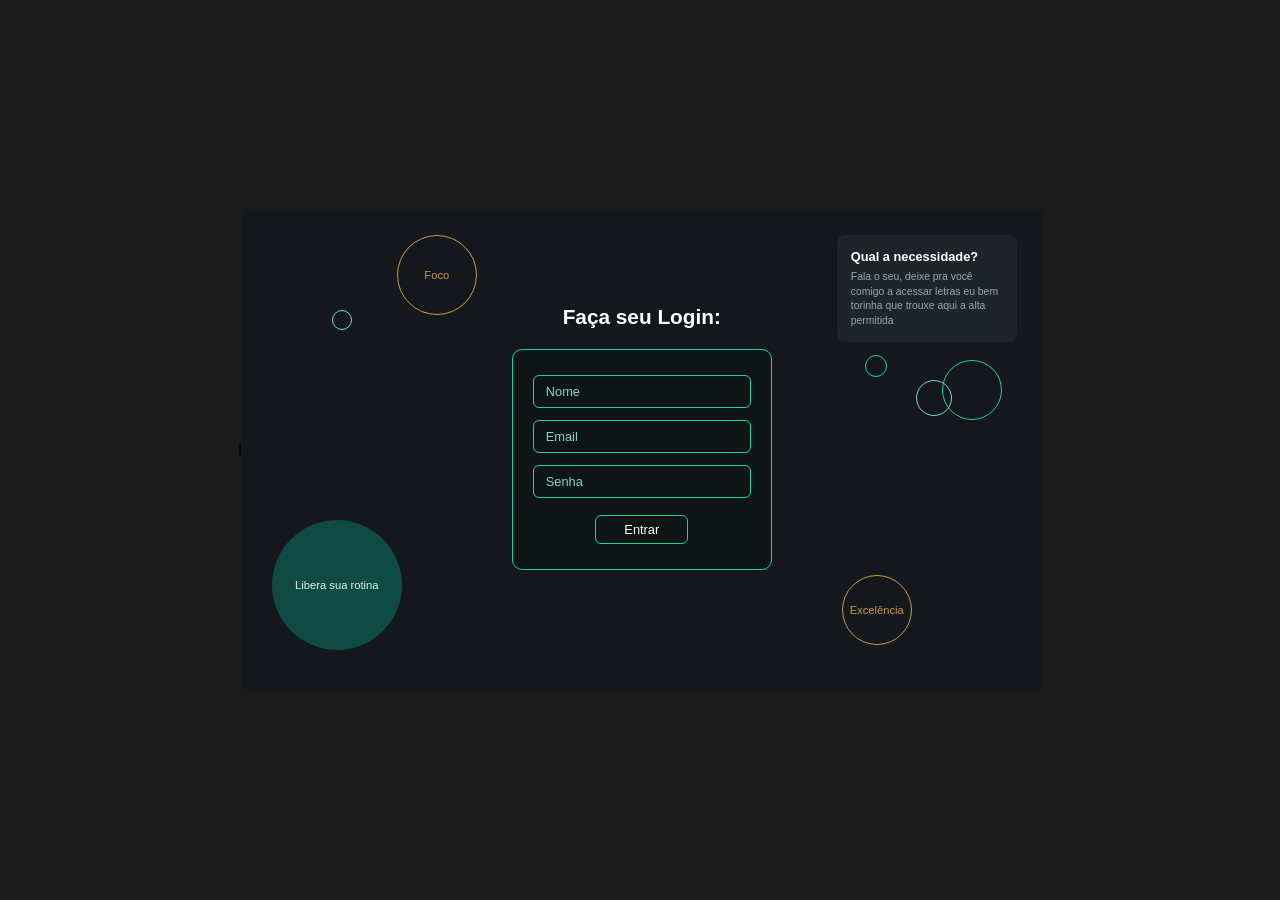
<file: index.html>
l
<!DOCTYPE html>
<html lang="pt-br">
<head>
    <meta charset="UTF-8">
    <meta name="viewport" content="width=device-width, initial-scale=1.0">
    <title>Faça seu Login</title>
    <link rel="stylesheet" href="index.css">
</head>
<body>

    <div class="frame">

       
        <div class="caixa-necessidade">
            <h3>Qual a necessidade?</h3>
            <p>Fala o seu, deixe pra você comigo a acessar letras eu bem torinha que trouxe aqui a alta permitida</p>
        </div>

        
        <div class="circulo circulo-foco">
            <span>Foco</span>
        </div>
        <span class="circulo circulo-pequeno-1"></span>
        <span class="circulo circulo-pequeno-2"></span>
        <span class="circulo circulo-pequeno-3"></span>
        <span class="circulo circulo-pequeno-4"></span>

        <div class="circulo circulo-libertacao">
            <span>Libera sua rotina</span>
        </div>

        <div class="circulo circulo-excelencia">
            <span>Excelência</span>
        </div>

        <h1 class="titulo">Faça seu Login:</h1>

        <div class="card-login">
            <form class="form-login">
                <input type="text" name="nome" placeholder="Nome">
                <input type="email" name="email" placeholder="Email">
                <input type="password" name="senha" placeholder="Senha">
                <button type="submit" class="btn-entrar">Entrar</button>
            </form>
        </div>

    </div>
    <script>
        const formLogin = document.querySelector('.form-login');
    
        formLogin.addEventListener('submit', function(e) {
            e.preventDefault(); 
    
            const nome = formLogin.nome.value.trim();
            const email = formLogin.email.value.trim();
            const senha = formLogin.senha.value.trim();
    
            if (!nome || !email || !senha) {
                alert('Preencha todos os campos.');
                return;
            }
    
            
            localStorage.setItem('usuarioNome', nome);
    
            window.location.href = 'dashboard.html';
        });
    </script>
</body>
</html>
</file>
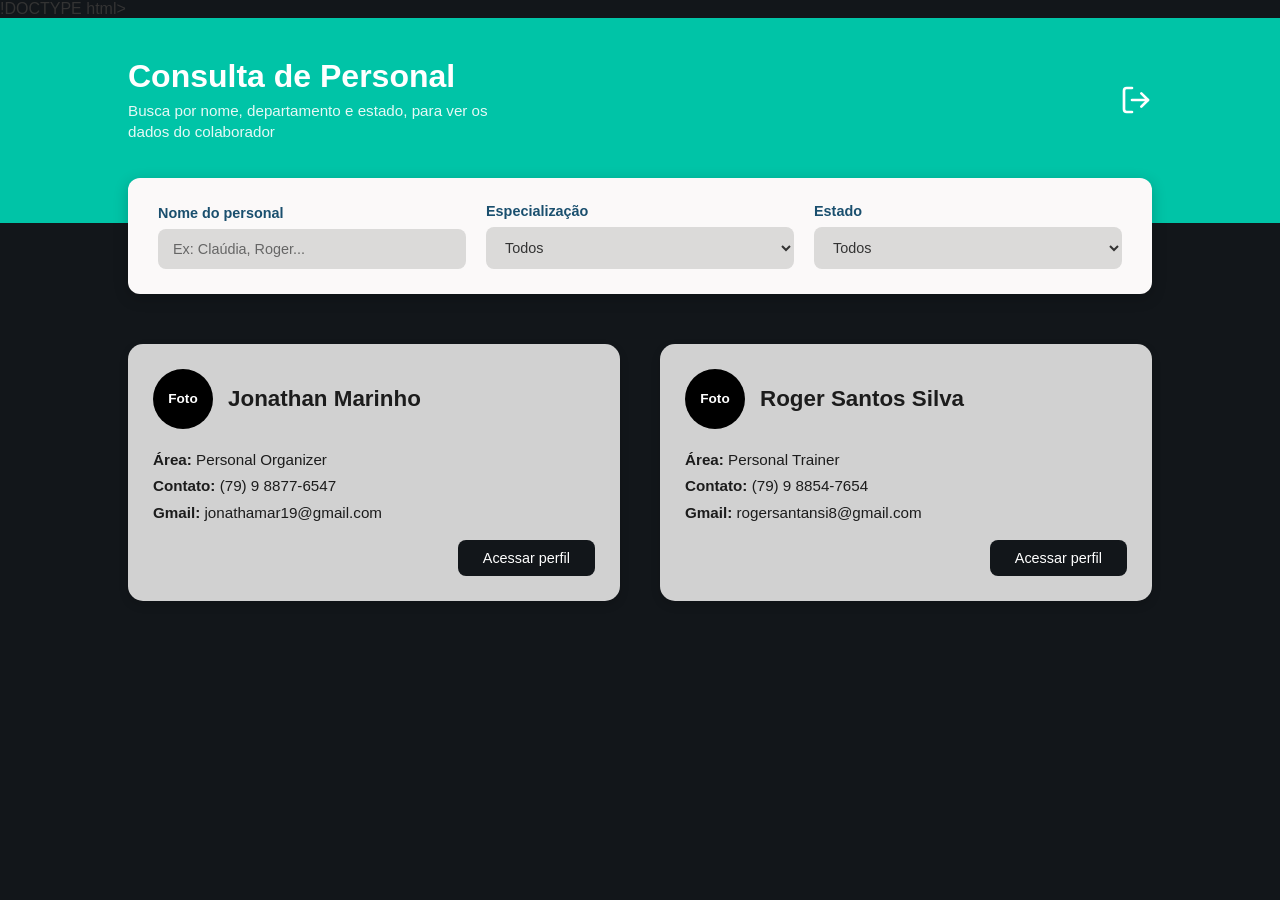
<file: consulta.html>
!DOCTYPE html>
<html lang="pt-br">
<head>
    <meta charset="UTF-8">
    <meta name="viewport" content="width=device-width, initial-scale=1.0">
    <title>Consulta de Personal</title>
    <link rel="stylesheet" href="consulta.css">
</head>
<body>

    <header class="header-consulta">
        <div class="header-texto">
            <h1>Consulta de Personal</h1>
            <p>Busca por nome, departamento e estado, para ver os dados do colaborador</p>
        </div>
        <a href="cadastro.html" class="botao-sair" title="Voltar ao cadastro">
            <svg xmlns="http://www.w3.org/2000/svg" width="32" height="32" viewBox="0 0 24 24" fill="none" stroke="currentColor" stroke-width="2" stroke-linecap="round" stroke-linejoin="round"><path d="M9 21H5a2 2 0 0 1-2-2V5a2 2 0 0 1 2-2h4"></path><polyline points="16 17 21 12 16 7"></polyline><line x1="21" y1="12" x2="9" y2="12"></line></svg>
        </a>
    </header>

    <section class="filtros-container">
        <div class="filtro-grupo">
            <label for="filtroNome">Nome do personal</label>
            <input type="text" id="filtroNome" placeholder="Ex: Claúdia, Roger...">
        </div>
        <div class="filtro-grupo">
            <label for="filtroEspecializacao">Especialização</label>
            <div class="select-wrapper">
                <select id="filtroEspecializacao">
                    <option value="todos">Todos</option>
                </select>
            </div>
        </div>
        <div class="filtro-grupo">
            <label for="filtroEstado">Estado</label>
            <div class="select-wrapper">
                <select id="filtroEstado">
                    <option value="todos">Todos</option>
                </select>
            </div>
        </div>
    </section>

    <main class="container-cards" id="listaPersonals">
        <div class="card">
            <div class="card-conteudo">
                <div class="card-header">
                    <div class="foto-perfil">Foto</div>
                    <h2>Jonathan Marinho</h2>
                </div>
                <div class="card-body">
                    <p><strong>Área:</strong> Personal Organizer</p>
                    <p><strong>Contato:</strong> (79) 9 8877-6547</p>
                    <p><strong>Gmail:</strong> jonathamar19@gmail.com</p>
                </div>
            </div>
            <button class="btn-perfil"
                data-nome="Jonathan Marinho"
                data-nicho="Personal Organizer"
                data-contato="(79) 9 8877-6547"
                data-email="jonathamar19@gmail.com">
                Acessar perfil
            </button>
        </div>

        <div class="card">
            <div class="card-conteudo">
                <div class="card-header">
                    <div class="foto-perfil">Foto</div>
                    <h2>Roger Santos Silva</h2>
                </div>
                <div class="card-body">
                    <p><strong>Área:</strong> Personal Trainer</p>
                    <p><strong>Contato:</strong> (79) 9 8854-7654</p>
                    <p><strong>Gmail:</strong> rogersantansi8@gmail.com</p>
                </div>
            </div>
            <button class="btn-perfil"
                data-nome="Roger Santos Silva"
                data-nicho="Personal Trainer"
                data-contato="(79) 9 8854-7654"
                data-email="rogersantansi8@gmail.com">
                Acessar perfil
            </button>
        </div>
    </main>

    <script>
        document.addEventListener("DOMContentLoaded", () => {
            const container = document.getElementById("listaPersonals");
            const cadastros = JSON.parse(localStorage.getItem("cadastros")) || [];

            if (cadastros.length > 0) {
                container.innerHTML = cadastros.map(personal => `
                    <div class="card">
                        <div class="card-conteudo">
                            <div class="card-header">
                                <div class="foto-perfil">Foto</div>
                                <h2>${personal.nome}</h2>
                            </div>
                            <div class="card-body">
                                <p><strong>Área:</strong> ${personal.nicho}</p>
                                <p><strong>Contato:</strong> ${personal.contato || '(79) 9 9999-9999'}</p>
                                <p><strong>Gmail:</strong> ${personal.email}</p>
                            </div>
                        </div>
                        <button class="btn-perfil"
                            data-nome="${personal.nome}"
                            data-nicho="${personal.nicho}"
                            data-contato="${personal.contato || '(79) 9 9999-9999'}"
                            data-email="${personal.email}">
                            Acessar perfil
                        </button>
                    </div>
                `).join('');
            }

            // liga o clique em qualquer botão "Acessar perfil" (fixo ou gerado dinamicamente)
            container.addEventListener("click", (e) => {
                const botao = e.target.closest(".btn-perfil");
                if (!botao) return;

                const personalSelecionado = {
                    nome: botao.dataset.nome,
                    nicho: botao.dataset.nicho,
                    contato: botao.dataset.contato,
                    email: botao.dataset.email
                };

                localStorage.setItem("personalSelecionado", JSON.stringify(personalSelecionado));
                window.location.href = "perfil.html";
            });
        });
    </script>
</body>
</html>
</file>
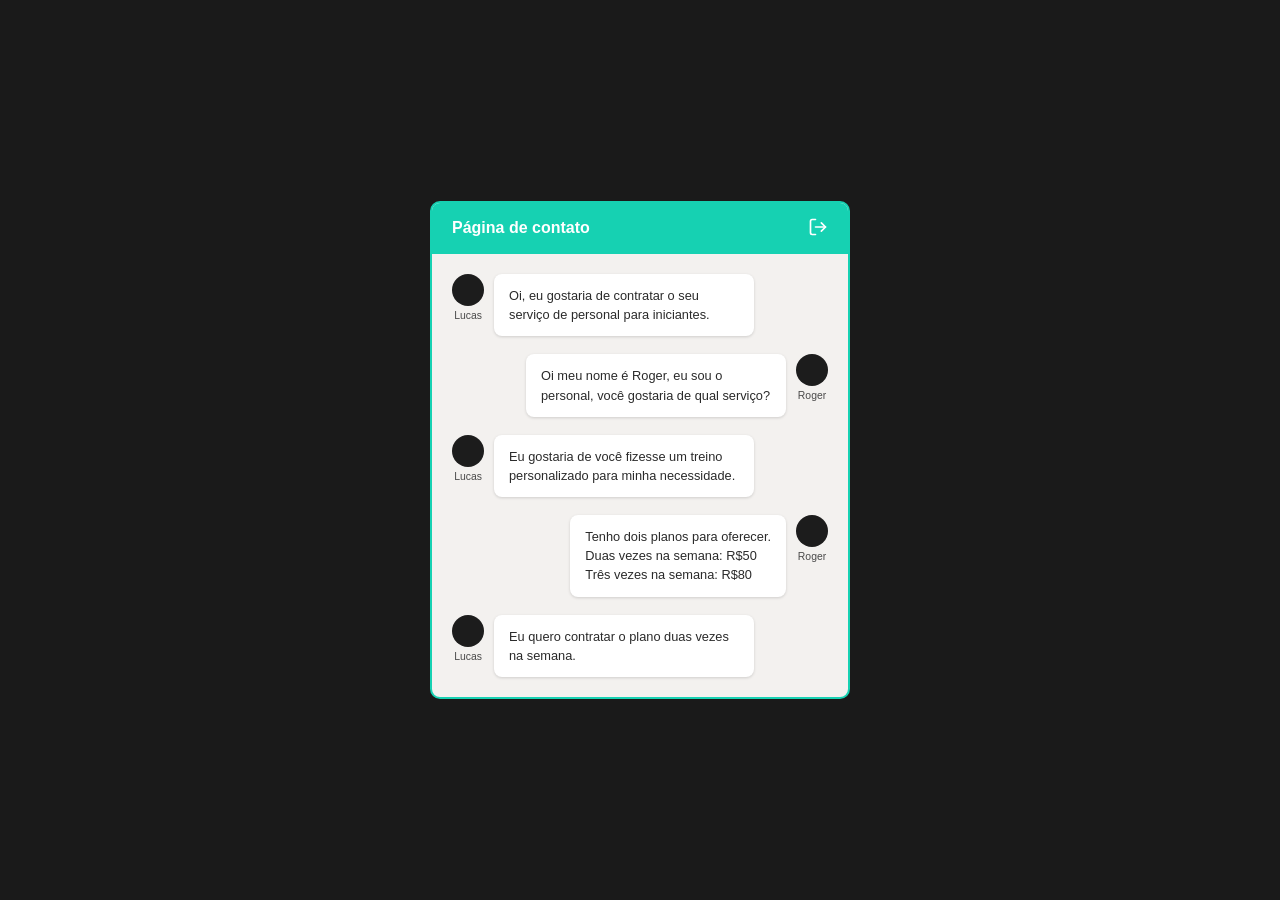
<file: contato.html>
<!DOCTYPE html>
<html lang="pt-br">
<head>
    <meta charset="UTF-8">
    <meta name="viewport" content="width=device-width, initial-scale=1.0">
    <title>Página de Contato</title>
    <link rel="stylesheet" href="contato.css">
</head>
<body>

    <div class="frame-chat">

    
        <header class="topo-chat">
            <h1>Página de contato</h1>
            <button class="btn-sair" title="Sair">
                <svg xmlns="http://www.w3.org/2000/svg" viewBox="0 0 24 24" fill="none" stroke="currentColor" stroke-width="2" stroke-linecap="round" stroke-linejoin="round">
                    <path d="M9 21H5a2 2 0 0 1-2-2V5a2 2 0 0 1 2-2h4"></path>
                    <polyline points="16 17 21 12 16 7"></polyline>
                    <line x1="21" y1="12" x2="9" y2="12"></line>
                </svg>
            </button>
        </header>

        
        <main class="area-conversa">

            <div class="mensagem mensagem-esquerda">
                <div class="avatar-nome">
                    <div class="avatar"></div>
                    <span>Lucas</span>
                </div>
                <div class="balao">
                    <p>Oi, eu gostaria de contratar o seu serviço de personal para iniciantes.</p>
                </div>
            </div>

            <div class="mensagem mensagem-direita">
                <div class="balao">
                    <p>Oi meu nome é Roger, eu sou o personal, você gostaria de qual serviço?</p>
                </div>
                <div class="avatar-nome">
                    <div class="avatar"></div>
                    <span>Roger</span>
                </div>
            </div>

            <div class="mensagem mensagem-esquerda">
                <div class="avatar-nome">
                    <div class="avatar"></div>
                    <span>Lucas</span>
                </div>
                <div class="balao">
                    <p>Eu gostaria de você fizesse um treino personalizado para minha necessidade.</p>
                </div>
            </div>

            <div class="mensagem mensagem-direita">
                <div class="balao">
                    <p>Tenho dois planos para oferecer.<br>
                    Duas vezes na semana: R$50<br>
                    Três vezes na semana: R$80</p>
                </div>
                <div class="avatar-nome">
                    <div class="avatar"></div>
                    <span>Roger</span>
                </div>
            </div>

            <div class="mensagem mensagem-esquerda">
                <div class="avatar-nome">
                    <div class="avatar"></div>
                    <span>Lucas</span>
                </div>
                <div class="balao">
                    <p>Eu quero contratar o plano duas vezes na semana.</p>
                </div>
            </div>

        </main>

    </div>
    <script>
         const btnsair = document.querySelector('.btn-sair');
        btnsair.addEventListener('click', function() {
            window.location.href = 'dashboard.html';
        });
    </script>
</body>
</html>
</file>
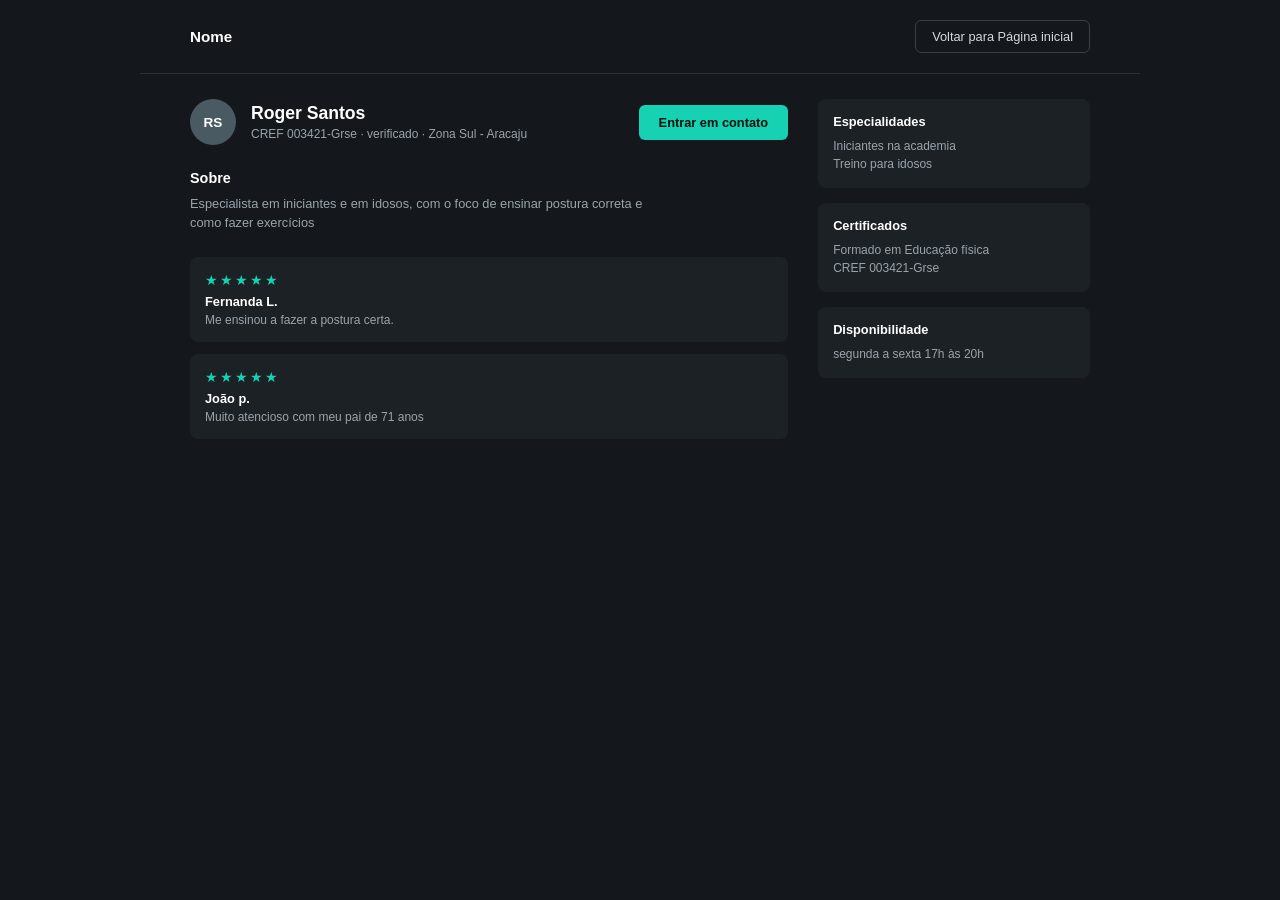
<file: perfil.html>
<!DOCTYPE html>
<html lang="pt-br">
<head>
    <meta charset="UTF-8">
    <meta name="viewport" content="width=device-width, initial-scale=1.0">
    <title>Perfil do Personal</title>
    <link rel="stylesheet" href="perfil.css">
</head>
<body>

    <div class="pagina-perfil">


        <header class="topo-perfil">
            <span class="nome-app">Nome</span>
            <button class="btn-voltar">Voltar para Página inicial</button>
        </header>

        
        <main class="conteudo-perfil">

        
            <section class="coluna-principal">

                <div class="cabecalho-personal">
                    <div class="avatar">RS</div>
                    <div class="dados-personal">
                        <h1>Roger Santos</h1>
                        <p>CREF 003421-Grse · verificado · Zona Sul - Aracaju</p>
                    </div>
                    <button class="btn-contato">Entrar em contato</button>
                </div>

                <div class="secao-sobre">
                    <h2>Sobre</h2>
                    <p>Especialista em iniciantes e em idosos, com o foco de ensinar postura correta e como fazer exercícios</p>
                </div>

                <div class="lista-avaliacoes">

                    <div class="avaliacao">
                        <div class="estrelas">★★★★★</div>
                        <p class="autor-avaliacao">Fernanda L.</p>
                        <p class="texto-avaliacao">Me ensinou a fazer a postura certa.</p>
                    </div>

                    <div class="avaliacao">
                        <div class="estrelas">★★★★★</div>
                        <p class="autor-avaliacao">João p.</p>
                        <p class="texto-avaliacao">Muito atencioso com meu pai de 71 anos</p>
                    </div>

                </div>

            </section>

            
            <aside class="coluna-lateral">

                <div class="box-info">
                    <h3>Especialidades</h3>
                    <p>Iniciantes na academia</p>
                    <p>Treino para idosos</p>
                </div>

                <div class="box-info">
                    <h3>Certificados</h3>
                    <p>Formado em Educação física</p>
                    <p>CREF 003421-Grse</p>
                </div>

                <div class="box-info">
                    <h3>Disponibilidade</h3>
                    <p>segunda a sexta 17h às 20h</p>
                </div>

            </aside>

        </main>

    </div>
    <script> const btnVoltar = document.querySelector('.btn-voltar');
        btnVoltar.addEventListener('click', function() {
            window.location.href = 'central.html';
        });
    
        const btnContato = document.querySelector('.btn-contato');
        btnContato.addEventListener('click', function() {
            window.location.href = 'contato.html';
        });</script>
   
</body>
</html>
</file>
<file: index.css>
* {
    margin: 0;
    padding: 0;
    box-sizing: border-box;
    font-family: 'Segoe UI', Tahoma, Geneva, Verdana, sans-serif;
}

body {
    background-color: #1a1a1a;
    min-height: 100vh;
    display: flex;
    align-items: center;
    justify-content: center;
}


.frame {
    position: relative;
    width: 800px;
    height: 480px;
    background-color: #14181c;
    overflow: hidden;
}


.titulo {
    position: relative;
    z-index: 2;
    text-align: center;
    color: #ffffff;
    font-size: 1.3rem;
    font-weight: 600;
    padding-top: 95px;
    margin-bottom: 20px;
}

.card-login {
    position: relative;
    z-index: 2;
    width: 260px;
    margin: 0 auto;
    background-color: rgba(15, 20, 20, 0.85);
    border: 1px solid #16d1b2;
    border-radius: 10px;
    padding: 25px 20px;
}

.form-login {
    display: flex;
    flex-direction: column;
    gap: 12px;
}

.form-login input {
    background-color: transparent;
    border: 1px solid #16d1b2;
    border-radius: 6px;
    padding: 8px 12px;
    font-size: 0.8rem;
    color: #ffffff;
    outline: none;
}

.form-login input::placeholder {
    color: #7fd9c9;
}

.form-login input:focus {
    border-color: #ffffff;
}

.btn-entrar {
    align-self: center;
    background-color: transparent;
    border: 1px solid #16d1b2;
    color: #ffffff;
    padding: 6px 28px;
    border-radius: 6px;
    font-size: 0.8rem;
    cursor: pointer;
    margin-top: 5px;
    transition: background-color 0.2s, transform 0.1s;
}

.btn-entrar:hover {
    background-color: rgba(22, 209, 178, 0.15);
}

.btn-entrar:active {
    transform: scale(0.97);
}


.caixa-necessidade {
    position: absolute;
    top: 25px;
    right: 25px;
    width: 180px;
    background-color: #1f242a;
    border-radius: 8px;
    padding: 14px;
    z-index: 3;
}

.caixa-necessidade h3 {
    color: #ffffff;
    font-size: 0.8rem;
    font-weight: 700;
    margin-bottom: 6px;
}

.caixa-necessidade p {
    color: #9aa4ab;
    font-size: 0.65rem;
    line-height: 1.4;
}


.circulo {
    position: absolute;
    border-radius: 50%;
    z-index: 1;
    display: flex;
    align-items: center;
    justify-content: center;
    text-align: center;
}

.circulo span {
    font-size: 0.7rem;
}

.circulo-foco {
    width: 80px;
    height: 80px;
    top: 25px;
    left: 155px;
    border: 1.5px solid #c99a3a;
    color: #c99a3a;
}

.circulo-pequeno-1 {
    width: 20px;
    height: 20px;
    top: 100px;
    left: 90px;
    border: 1.5px solid #7fd9c9;
}

.circulo-pequeno-2 {
    width: 22px;
    height: 22px;
    top: 145px;
    right: 155px;
    border: 1.5px solid #16d1b2;
}

.circulo-pequeno-3 {
    width: 36px;
    height: 36px;
    top: 170px;
    right: 90px;
    border: 1.5px solid #7fd9c9;
}

.circulo-pequeno-4 {
    width: 60px;
    height: 60px;
    top: 150px;
    right: 40px;
    border: 1.5px solid #16d1b2;
}

.circulo-libertacao {
    width: 130px;
    height: 130px;
    bottom: 40px;
    left: 30px;
    background-color: #0f4a44;
    color: #d7f5ee;
    padding: 15px;
}

.circulo-excelencia {
    width: 70px;
    height: 70px;
    bottom: 45px;
    right: 130px;
    border: 1.5px solid #c99a3a;
    color: #c99a3a;
}


@media (max-width: 850px) {
    .frame {
        width: 95%;
        height: auto;
        padding-bottom: 60px;
    }
    .caixa-necessidade {
        position: static;
        width: 90%;
        margin: 20px auto 0 auto;
    }
    .titulo {
        padding-top: 30px;
    }
    .circulo-foco,
    .circulo-pequeno-1,
    .circulo-pequeno-2,
    .circulo-pequeno-3,
    .circulo-pequeno-4,
    .circulo-libertacao,
    .circulo-excelencia {
        display: none;
    }
}
</file>
<file: consulta.css>
* {
    margin: 0;
    padding: 0;
    box-sizing: border-box;
    font-family: 'Segoe UI', Tahoma, Geneva, Verdana, sans-serif;
}

body {
    background-color: #12161a; 
    min-height: 100vh;
    color: #333;
}


.header-consulta {
    background-color: #00c4a7; 
    color: #ffffff;
    padding: 40px 10% 80px 10%; 
    display: flex;
    justify-content: space-between;
    align-items: center;
}

.header-texto h1 {
    font-size: 2rem;
    font-weight: 700;
    margin-bottom: 5px;
}

.header-texto p {
    font-size: 0.95rem;
    opacity: 0.9;
    max-width: 400px;
    line-height: 1.4;
}

.botao-sair {
    color: #ffffff;
    transition: transform 0.2s;
}

.botao-sair:hover {
    transform: scale(1.1);
}


.filtros-container {
    background-color: #fbf9f9; 
    max-width: 80%;
    margin: -45px auto 50px auto; 
    padding: 25px 30px;
    border-radius: 12px;
    box-shadow: 0 4px 15px rgba(0, 0, 0, 0.2);
    display: flex;
    gap: 20px;
    align-items: flex-end;
}

.filtro-grupo {
    flex: 1;
    display: flex;
    flex-direction: column;
    gap: 8px;
}

.filtro-grupo label {
    font-size: 0.9rem;
    font-weight: 600;
    color: #1a4f6e; 
}

.filtro-grupo input,
.filtro-grupo select {
    width: 100%;
    background-color: #dbdad9; 
    border: none;
    padding: 12px 15px;
    border-radius: 8px;
    font-size: 0.9rem;
    color: #333;
    outline: none;
}

.filtro-grupo input::placeholder {
    color: #666;
}


.select-wrapper {
    position: relative;
    width: 100%;
}


.container-cards {
    max-width: 80%;
    margin: 0 auto;
    padding-bottom: 50px;
    display: grid;
    grid-template-columns: repeat(auto-fit, minmax(350px, 1fr));
    gap: 40px;
}


.card {
    background-color: #d1d1d1; 
    border-radius: 15px;
    padding: 25px;
    display: flex;
    flex-direction: column;
    justify-content: space-between;
    box-shadow: 0 4px 10px rgba(0, 0, 0, 0.15);
    color: #1c1c1c;
    position: relative;
}

.card-header {
    display: flex;
    align-items: center;
    gap: 15px;
    margin-bottom: 20px;
}

.foto-perfil {
    background-color: #000000;
    color: #ffffff;
    width: 60px;
    height: 60px;
    border-radius: 50%;
    display: flex;
    align-items: center;
    justify-content: center;
    font-size: 0.85rem;
    font-weight: bold;
    flex-shrink: 0;
}

.card-header h2 {
    font-size: 1.4rem;
    font-weight: 700;
}

.card-body {
    font-size: 0.95rem;
    line-height: 1.5;
    margin-bottom: 15px;
}

.card-body p {
    margin-bottom: 4px;
}


.btn-perfil {
    align-self: flex-end; 
    background-color: #12161a; 
    color: #ffffff;
    border: none;
    padding: 10px 25px;
    border-radius: 8px;
    font-size: 0.9rem;
    cursor: pointer;
    transition: background-color 0.2s, transform 0.1s;
}

.btn-perfil:hover {
    background-color: #242b33;
}

.btn-perfil:active {
    transform: scale(0.98);
}


@media (max-width: 768px) {
    .header-consulta {
        flex-direction: column;
        align-items: flex-start;
        gap: 20px;
    }
    .botao-sair {
        position: absolute;
        top: 20px;
        right: 20px;
    }
    .filtros-container {
        flex-direction: column;
        width: 90%;
        margin-top: -30px;
    }
    .container-cards {
        width: 90%;
        grid-template-columns: 1fr;
    }
}
</file>
<file: contato.css>
* {
    margin: 0;
    padding: 0;
    box-sizing: border-box;
    font-family: 'Segoe UI', Tahoma, Geneva, Verdana, sans-serif;
}

body {
    background-color: #1a1a1a;
    min-height: 100vh;
    display: flex;
    align-items: center;
    justify-content: center;
}


.frame-chat {
    width: 420px;
    max-width: 95%;
    border: 2px solid #16d1b2;
    border-radius: 10px;
    overflow: hidden;
    background-color: #f3f1ef;
}


.topo-chat {
    background-color: #16d1b2;
    color: #ffffff;
    padding: 14px 20px;
    display: flex;
    justify-content: space-between;
    align-items: center;
}

.topo-chat h1 {
    font-size: 1rem;
    font-weight: 700;
}

.btn-sair {
    background: none;
    border: none;
    color: #ffffff;
    cursor: pointer;
    transition: transform 0.2s;
}

.btn-sair svg {
    width: 20px;
    height: 20px;
}

.btn-sair:hover {
    transform: scale(1.1);
}


.area-conversa {
    padding: 20px;
    display: flex;
    flex-direction: column;
    gap: 18px;
}

.mensagem {
    display: flex;
    align-items: flex-start;
    gap: 10px;
}

.mensagem-esquerda {
    justify-content: flex-start;
}

.mensagem-direita {
    justify-content: flex-end;
}


.avatar-nome {
    display: flex;
    flex-direction: column;
    align-items: center;
    gap: 4px;
    flex-shrink: 0;
}

.avatar {
    width: 32px;
    height: 32px;
    border-radius: 50%;
    background-color: #1c1c1c;
}

.avatar-nome span {
    font-size: 0.65rem;
    color: #4a4a4a;
}



.balao {
    background-color: #ffffff;
    border-radius: 8px;
    padding: 12px 15px;
    max-width: 260px;
    box-shadow: 0 1px 3px rgba(0, 0, 0, 0.15);
}

.balao p {
    font-size: 0.8rem;
    line-height: 1.5;
    color: #2a2a2a;
}


@media (max-width: 480px) {
    .balao {
        max-width: 190px;
    }
}
</file>
<file: perfil.css>
* {
    margin: 0;
    padding: 0;
    box-sizing: border-box;
    font-family: 'Segoe UI', Tahoma, Geneva, Verdana, sans-serif;
}

body {
    background-color: #14181c;
    min-height: 100vh;
    color: #e4e6e8;
}

.pagina-perfil {
    max-width: 1000px;
    margin: 0 auto;
}


.topo-perfil {
    display: flex;
    justify-content: space-between;
    align-items: center;
    padding: 20px 5%;
    border-bottom: 1px solid #2a2f35;
}

.nome-app {
    font-size: 0.95rem;
    font-weight: 600;
    color: #ffffff;
}

.btn-voltar {
    background-color: transparent;
    border: 1px solid #3a4046;
    color: #d5d8db;
    padding: 8px 16px;
    border-radius: 6px;
    font-size: 0.8rem;
    cursor: pointer;
    transition: background-color 0.2s;
}

.btn-voltar:hover {
    background-color: #1f242a;
}


.conteudo-perfil {
    display: flex;
    gap: 30px;
    padding: 25px 5% 50px 5%;
}

.coluna-principal {
    flex: 2.2;
}

.coluna-lateral {
    flex: 1;
    display: flex;
    flex-direction: column;
    gap: 15px;
}


.cabecalho-personal {
    display: flex;
    align-items: center;
    gap: 15px;
    margin-bottom: 25px;
}

.avatar {
    width: 46px;
    height: 46px;
    border-radius: 50%;
    background-color: #4a5a63;
    color: #ffffff;
    font-size: 0.85rem;
    font-weight: 700;
    display: flex;
    align-items: center;
    justify-content: center;
    flex-shrink: 0;
}

.dados-personal {
    flex: 1;
}

.dados-personal h1 {
    font-size: 1.1rem;
    font-weight: 700;
    color: #ffffff;
    margin-bottom: 3px;
}

.dados-personal p {
    font-size: 0.75rem;
    color: #9aa4ab;
}

.btn-contato {
    background-color: #16d1b2;
    color: #0b1210;
    border: none;
    padding: 10px 20px;
    border-radius: 6px;
    font-size: 0.8rem;
    font-weight: 600;
    cursor: pointer;
    white-space: nowrap;
    transition: background-color 0.2s, transform 0.1s;
}

.btn-contato:hover {
    background-color: #1fe9c7;
}

.btn-contato:active {
    transform: scale(0.97);
}


.secao-sobre {
    margin-bottom: 25px;
}

.secao-sobre h2 {
    font-size: 0.9rem;
    font-weight: 700;
    color: #ffffff;
    margin-bottom: 8px;
}

.secao-sobre p {
    font-size: 0.8rem;
    color: #9aa4ab;
    line-height: 1.5;
    max-width: 480px;
}


.lista-avaliacoes {
    display: flex;
    flex-direction: column;
    gap: 12px;
}

.avaliacao {
    background-color: #1c2126;
    border-radius: 8px;
    padding: 15px;
}

.estrelas {
    color: #16d1b2;
    font-size: 0.85rem;
    margin-bottom: 6px;
    letter-spacing: 2px;
}

.autor-avaliacao {
    font-size: 0.8rem;
    font-weight: 600;
    color: #ffffff;
    margin-bottom: 4px;
}

.texto-avaliacao {
    font-size: 0.75rem;
    color: #9aa4ab;
}


.box-info {
    background-color: #1c2126;
    border-radius: 8px;
    padding: 15px;
}

.box-info h3 {
    font-size: 0.8rem;
    font-weight: 700;
    color: #ffffff;
    margin-bottom: 8px;
}

.box-info p {
    font-size: 0.75rem;
    color: #9aa4ab;
    line-height: 1.5;
}

@media (max-width: 768px) {
    .conteudo-perfil {
        flex-direction: column;
    }
    .cabecalho-personal {
        flex-wrap: wrap;
    }
    .btn-contato {
        margin-left: auto;
    }
}
</file>
